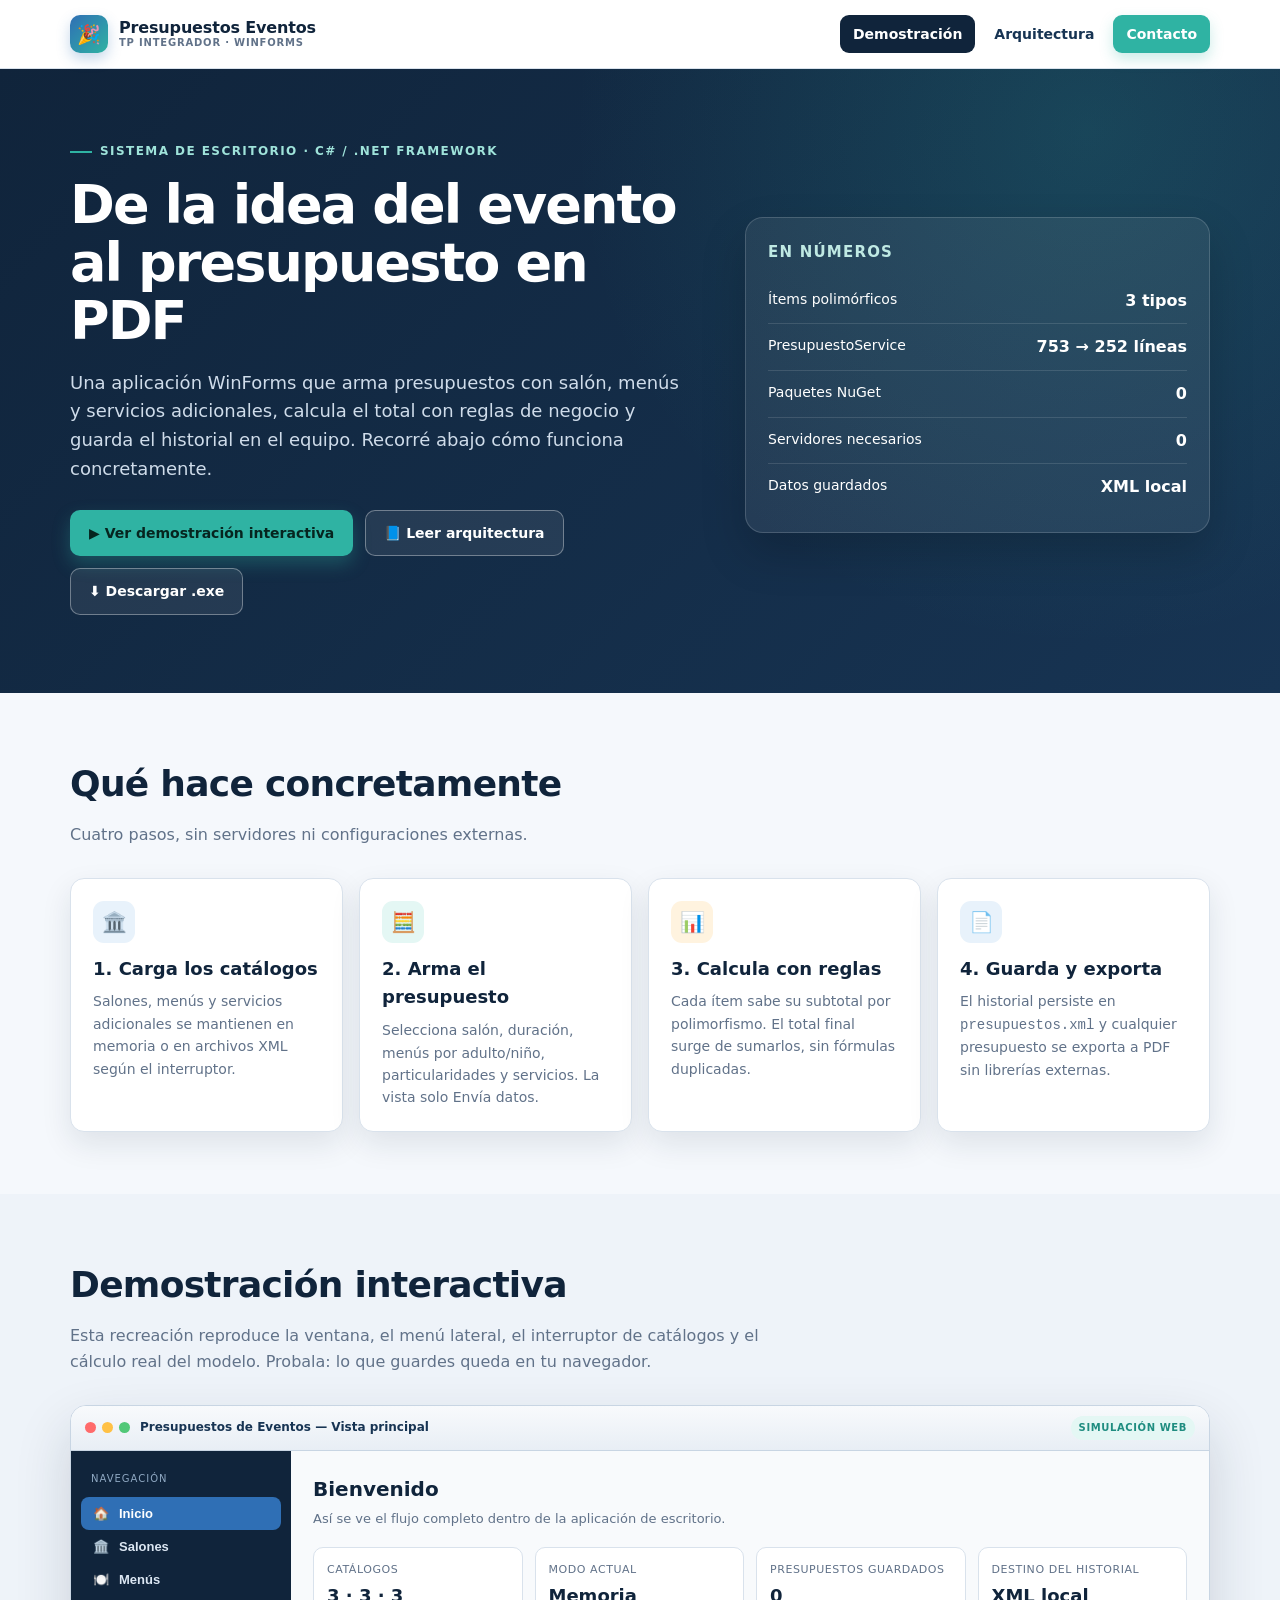
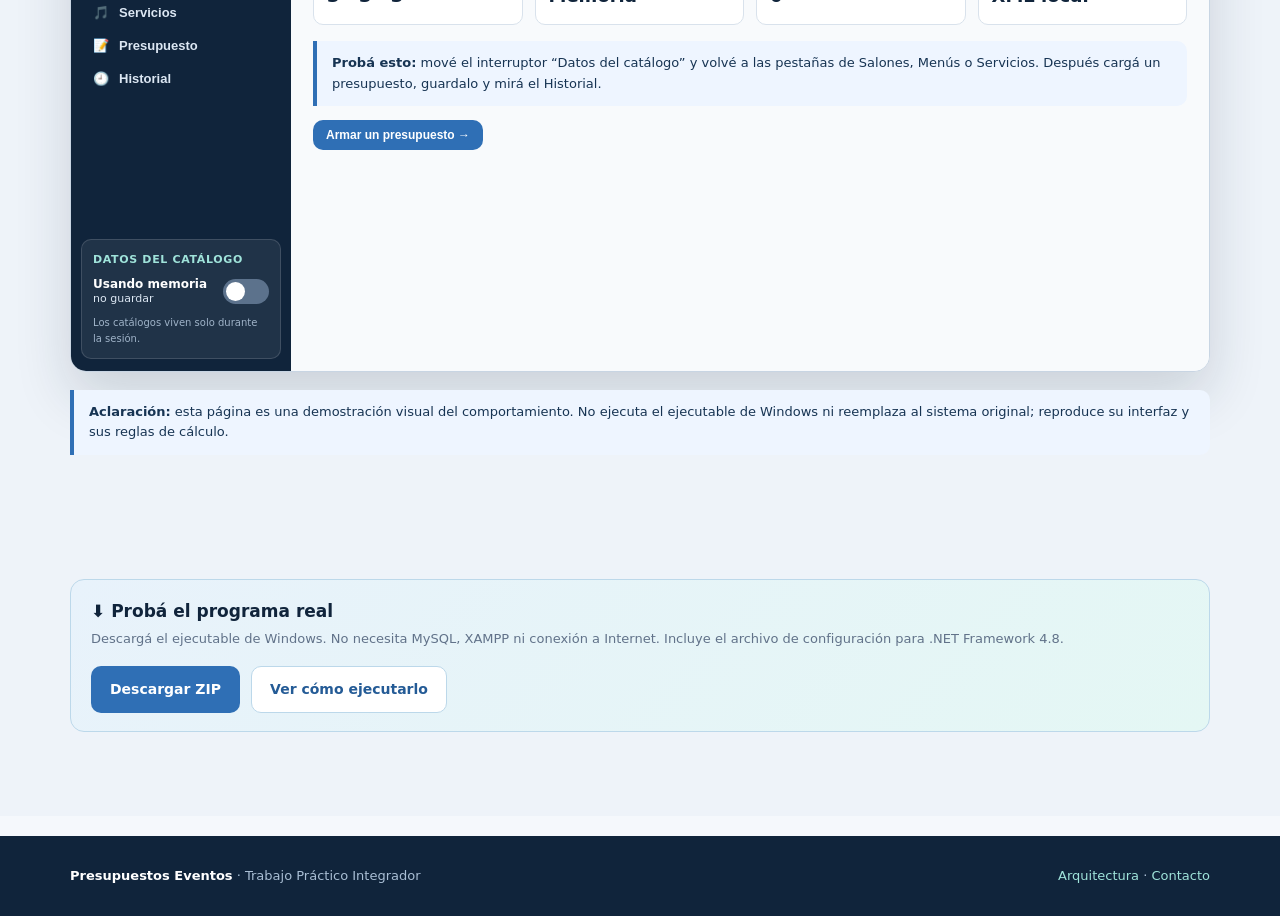
<file: docs/index.html>
<!DOCTYPE html>
<html lang="es">
<head>
  <meta charset="utf-8" />
  <meta name="viewport" content="width=device-width, initial-scale=1" />
  <meta name="description" content="Demostración visual del sistema de presupuestos para eventos: catálogos, cálculo polimórfico, historial local y exportación a PDF." />
  <title>Presupuestos de Eventos · Demostración</title>
  <link rel="icon" href="data:image/svg+xml,<svg xmlns=%22http://www.w3.org/2000/svg%22 viewBox=%220 0 100 100%22><rect width=%22100%22 height=%22100%22 rx=%2222%22 fill=%22%232f6fb5%22/><text y=%22.75em%22 x=%22.1em%22 font-size=%2265%22>🎉</text></svg>" />
  <link rel="stylesheet" href="assets/css/estilos.css" />
  <script src="assets/js/demo.js" defer></script>
</head>
<body>

<header class="site-header">
  <div class="container header-inner">
    <a class="brand" href="index.html" aria-label="Inicio">
      <span class="brand-mark">🎉</span>
      <span class="brand-text">Presupuestos Eventos<small>TP integrador · WinForms</small></span>
    </a>
    <nav class="nav" aria-label="Navegación principal">
      <a href="index.html" aria-current="page">Demostración</a>
      <a href="documentacion.html">Arquitectura</a>
      <a class="nav-cta" href="contacto.html">Contacto</a>
    </nav>
  </div>
</header>

<main>
  <section class="hero">
    <div class="container hero-grid">
      <div>
        <span class="eyebrow">Sistema de escritorio · C# / .NET Framework</span>
        <h1>De la idea del evento al presupuesto en PDF</h1>
        <p class="lead">
          Una aplicación WinForms que arma presupuestos con salón, menús y servicios adicionales, calcula el total
          con reglas de negocio y guarda el historial en el equipo. Recorré abajo cómo funciona concretamente.
        </p>
        <div class="hero-actions">
          <a class="btn btn-primary" href="#demo">▶ Ver demostración interactiva</a>
          <a class="btn btn-ghost" href="documentacion.html">📘 Leer arquitectura</a>
          <a class="btn btn-ghost" href="assets/descargas/PresupuestosEventos-v1.0-Windows.zip" download>⬇️ Descargar .exe</a>
        </div>
      </div>
      <aside class="hero-card" aria-label="Resumen del sistema">
        <h3>En números</h3>
        <div class="hero-stat"><span>Ítems polimórficos</span><strong>3 tipos</strong></div>
        <div class="hero-stat"><span>PresupuestoService</span><strong>753 → 252 líneas</strong></div>
        <div class="hero-stat"><span>Paquetes NuGet</span><strong>0</strong></div>
        <div class="hero-stat"><span>Servidores necesarios</span><strong>0</strong></div>
        <div class="hero-stat"><span>Datos guardados</span><strong>XML local</strong></div>
      </aside>
    </div>
  </section>

  <section class="section" id="que-hace">
    <div class="container">
      <div class="section-head">
        <h2>Qué hace concretamente</h2>
        <p>Cuatro pasos, sin servidores ni configuraciones externas.</p>
      </div>
      <div class="grid-4">
        <article class="card">
          <span class="icon-badge">🏛️</span>
          <h3>1. Carga los catálogos</h3>
          <p>Salones, menús y servicios adicionales se mantienen en memoria o en archivos XML según el interruptor.</p>
        </article>
        <article class="card">
          <span class="icon-badge teal">🧮</span>
          <h3>2. Arma el presupuesto</h3>
          <p>Selecciona salón, duración, menús por adulto/niño, particularidades y servicios. La vista solo Envía datos.</p>
        </article>
        <article class="card">
          <span class="icon-badge amber">📊</span>
          <h3>3. Calcula con reglas</h3>
          <p>Cada ítem sabe su subtotal por polimorfismo. El total final surge de sumarlos, sin fórmulas duplicadas.</p>
        </article>
        <article class="card">
          <span class="icon-badge">📄</span>
          <h3>4. Guarda y exporta</h3>
          <p>El historial persiste en <code>presupuestos.xml</code> y cualquier presupuesto se exporta a PDF sin librerías externas.</p>
        </article>
      </div>
    </div>
  </section>

  <section class="section alt" id="demo">
    <div class="container">
      <div class="section-head">
        <h2>Demostración interactiva</h2>
        <p>Esta recreación reproduce la ventana, el menú lateral, el interruptor de catálogos y el cálculo real del modelo. Probala: lo que guardes queda en tu navegador.</p>
      </div>

      <div class="demo-shell">
        <div class="window-bar">
          <div class="window-dots" aria-hidden="true"><span></span><span></span><span></span></div>
          <span class="window-title">Presupuestos de Eventos — Vista principal</span>
          <span class="window-badge">Simulación web</span>
        </div>

        <div class="demo-body">
          <aside class="demo-sidebar" aria-label="Menú de la aplicación">
            <div class="side-label">Navegación</div>
            <button class="tab-btn active" type="button" data-tab="inicio"><span class="ico">🏠</span> Inicio</button>
            <button class="tab-btn" type="button" data-tab="salones"><span class="ico">🏛️</span> Salones</button>
            <button class="tab-btn" type="button" data-tab="menues"><span class="ico">🍽️</span> Menús</button>
            <button class="tab-btn" type="button" data-tab="servicios"><span class="ico">🎵</span> Servicios</button>
            <button class="tab-btn" type="button" data-tab="presupuesto"><span class="ico">📝</span> Presupuesto</button>
            <button class="tab-btn" type="button" data-tab="historial"><span class="ico">🕘</span> Historial</button>

            <div class="mode-panel">
              <strong>Datos del catálogo</strong>
              <div class="switch-row">
                <span class="mode-text" id="modoTexto"><b>Usando memoria</b>no guardar</span>
                <label class="switch" title="Alternar entre memoria y archivo local">
                  <input type="checkbox" id="modoSwitch" aria-label="Guardar catálogos en archivo local" />
                  <span class="slider"></span>
                </label>
              </div>
              <p class="mode-hint" id="modoHint">Los catálogos viven solo durante la sesión.</p>
            </div>
          </aside>

          <div class="demo-main">
            <!-- INICIO -->
            <section class="demo-panel active" id="panel-inicio" aria-label="Inicio">
              <h3>Bienvenido</h3>
              <p class="sub">Así se ve el flujo completo dentro de la aplicación de escritorio.</p>
              <div class="mini-grid">
                <div class="mini-card"><small>Catálogos</small><b id="statCatalogos">3 · 3 · 3</b></div>
                <div class="mini-card"><small>Modo actual</small><b id="statModo">Memoria</b></div>
                <div class="mini-card"><small>Presupuestos guardados</small><b id="statHistorial">0</b></div>
                <div class="mini-card"><small>Destino del historial</small><b>XML local</b></div>
              </div>
              <div style="height:16px"></div>
              <div class="note">
                <strong>Probá esto:</strong> mové el interruptor “Datos del catálogo” y volvé a las pestañas de Salones,
                Menús o Servicios. Después cargá un presupuesto, guardalo y mirá el Historial.
              </div>
              <div class="demo-actions">
                <button class="btn btn-blue btn-small" type="button" data-go="presupuesto">Armar un presupuesto →</button>
              </div>
            </section>

            <!-- SALONES -->
            <section class="demo-panel" id="panel-salones" aria-label="Salones">
              <h3>Salones</h3>
              <p class="sub" id="subSalones">Catálogo en memoria: se reinicia al cerrar.</p>
              <div class="table-wrap">
                <table class="data">
                  <thead><tr><th>ID</th><th>Nombre</th><th>Ubicación</th><th class="num">Costo base / hora</th></tr></thead>
                  <tbody id="tablaSalones"></tbody>
                </table>
              </div>
            </section>

            <!-- MENUES -->
            <section class="demo-panel" id="panel-menues" aria-label="Menús">
              <h3>Menús</h3>
              <p class="sub" id="subMenues">Cada menú tiene precio por adulto y por niño.</p>
              <div class="table-wrap">
                <table class="data">
                  <thead><tr><th>ID</th><th>Nombre</th><th class="num">Adulto</th><th class="num">Niño</th></tr></thead>
                  <tbody id="tablaMenues"></tbody>
                </table>
              </div>
              <div class="note" style="margin-top:14px">
                Las particularidades (Celíaco, Vegetariano, Diabético, Vegano) se eligen al armar el presupuesto.
              </div>
            </section>

            <!-- SERVICIOS -->
            <section class="demo-panel" id="panel-servicios" aria-label="Servicios adicionales">
              <h3>Servicios adicionales</h3>
              <p class="sub" id="subServicios">Se pueden tomar del catálogo o escribir uno personalizado.</p>
              <div class="table-wrap">
                <table class="data">
                  <thead><tr><th>ID</th><th>Descripción</th><th class="num">Monto fijo</th></tr></thead>
                  <tbody id="tablaServicios"></tbody>
                </table>
              </div>
            </section>

            <!-- PRESUPUESTO -->
            <section class="demo-panel" id="panel-presupuesto" aria-label="Armar presupuesto">
              <h3>Armar presupuesto</h3>
              <p class="sub">La vista solo junta datos; el cálculo lo hace el modelo.</p>

              <div class="form-grid">
                <div class="field">
                  <label for="selSalon">Salón</label>
                  <select id="selSalon"></select>
                </div>
                <div class="field">
                  <label for="inpDuracion">Duración (horas)</label>
                  <input type="number" id="inpDuracion" min="1" max="24" value="4" />
                </div>
                <div class="field">
                  <label for="selMenu">Menú</label>
                  <select id="selMenu"></select>
                </div>
                <div class="field">
                  <label for="selExclusion">Particularidad</label>
                  <select id="selExclusion">
                    <option value="Ninguna">Ninguna (menú principal)</option>
                    <option value="Celiaco">Celíaco</option>
                    <option value="Vegetariano">Vegetariano</option>
                    <option value="Diabetico">Diabético</option>
                    <option value="Vegano">Vegano</option>
                  </select>
                </div>
                <div class="field">
                  <label for="inpAdultos">Adultos</label>
                  <input type="number" id="inpAdultos" min="0" value="30" />
                </div>
                <div class="field">
                  <label for="inpNinos">Niños</label>
                  <input type="number" id="inpNinos" min="0" value="10" />
                </div>
                <div class="field full">
                  <label>Servicios adicionales</label>
                  <div class="check-list" id="listaServicios"></div>
                </div>
                <div class="field">
                  <label for="inpContacto">Nombre del contacto</label>
                  <input type="text" id="inpContacto" value="Ana" />
                </div>
                <div class="field">
                  <label for="inpEvento">Tipo de evento</label>
                  <input type="text" id="inpEvento" value="Cumpleaños" />
                </div>
              </div>

              <div class="total-box" aria-live="polite">
                <div>
                  <small>Total final estimado</small>
                  <strong id="totalValor">$ 0,00</strong>
                </div>
                <div class="total-breakdown" id="desglose">Salón $ 0,00 · Menú $ 0,00 · Servicios $ 0,00</div>
              </div>

              <div class="demo-actions">
                <button class="btn btn-primary btn-small" type="button" id="btnGuardar">💾 Guardar en historial</button>
                <button class="btn btn-ghost btn-small" type="button" data-go="historial">Ver historial →</button>
              </div>
            </section>

            <!-- HISTORIAL -->
            <section class="demo-panel" id="panel-historial" aria-label="Historial">
              <h3>Historial de presupuestos</h3>
              <p class="sub">En la app real se guarda en <code>%LOCALAPPDATA%\EventosPresupuestos\presupuestos.xml</code>. Acá usamos el almacenamiento del navegador.</p>
              <div id="historialContenido"></div>
              <div class="demo-actions">
                <button class="btn btn-ghost btn-small" type="button" id="btnLimpiarHistorial">Limpiar historial de la demo</button>
              </div>
            </section>
          </div>
        </div>
      </div>

      <div class="note" style="margin-top:18px">
        <strong>Aclaración:</strong> esta página es una demostración visual del comportamiento. No ejecuta el
        ejecutable de Windows ni reemplaza al sistema original; reproduce su interfaz y sus reglas de cálculo.
      </div>
    </div>
  </section>

  <section class="section alt" id="descargar">
    <div class="container">
      <div class="download-card">
        <div>
          <h3>⬇️ Probá el programa real</h3>
          <p>Descargá el ejecutable de Windows. No necesita MySQL, XAMPP ni conexión a Internet. Incluye el archivo de configuración para .NET Framework 4.8.</p>
        </div>
        <div>
          <a class="btn btn-blue" href="assets/descargas/PresupuestosEventos-v1.0-Windows.zip" download>Descargar ZIP</a>
          <a class="btn btn-ghost" style="background:#fff;color:#245b96;border-color:#bcd8ea;margin-left:6px" href="documentacion.html#ejecutar">Ver cómo ejecutarlo</a>
        </div>
      </div>
    </div>
  </section>
</main>

<footer class="site-footer">
  <div class="container footer-inner">
    <span><strong>Presupuestos Eventos</strong> · Trabajo Práctico Integrador</span>
    <span><a href="documentacion.html">Arquitectura</a> · <a href="contacto.html">Contacto</a></span>
  </div>
</footer>

<div class="toast" id="toast" role="status" aria-live="polite"></div>

</body>
</html>
</file>
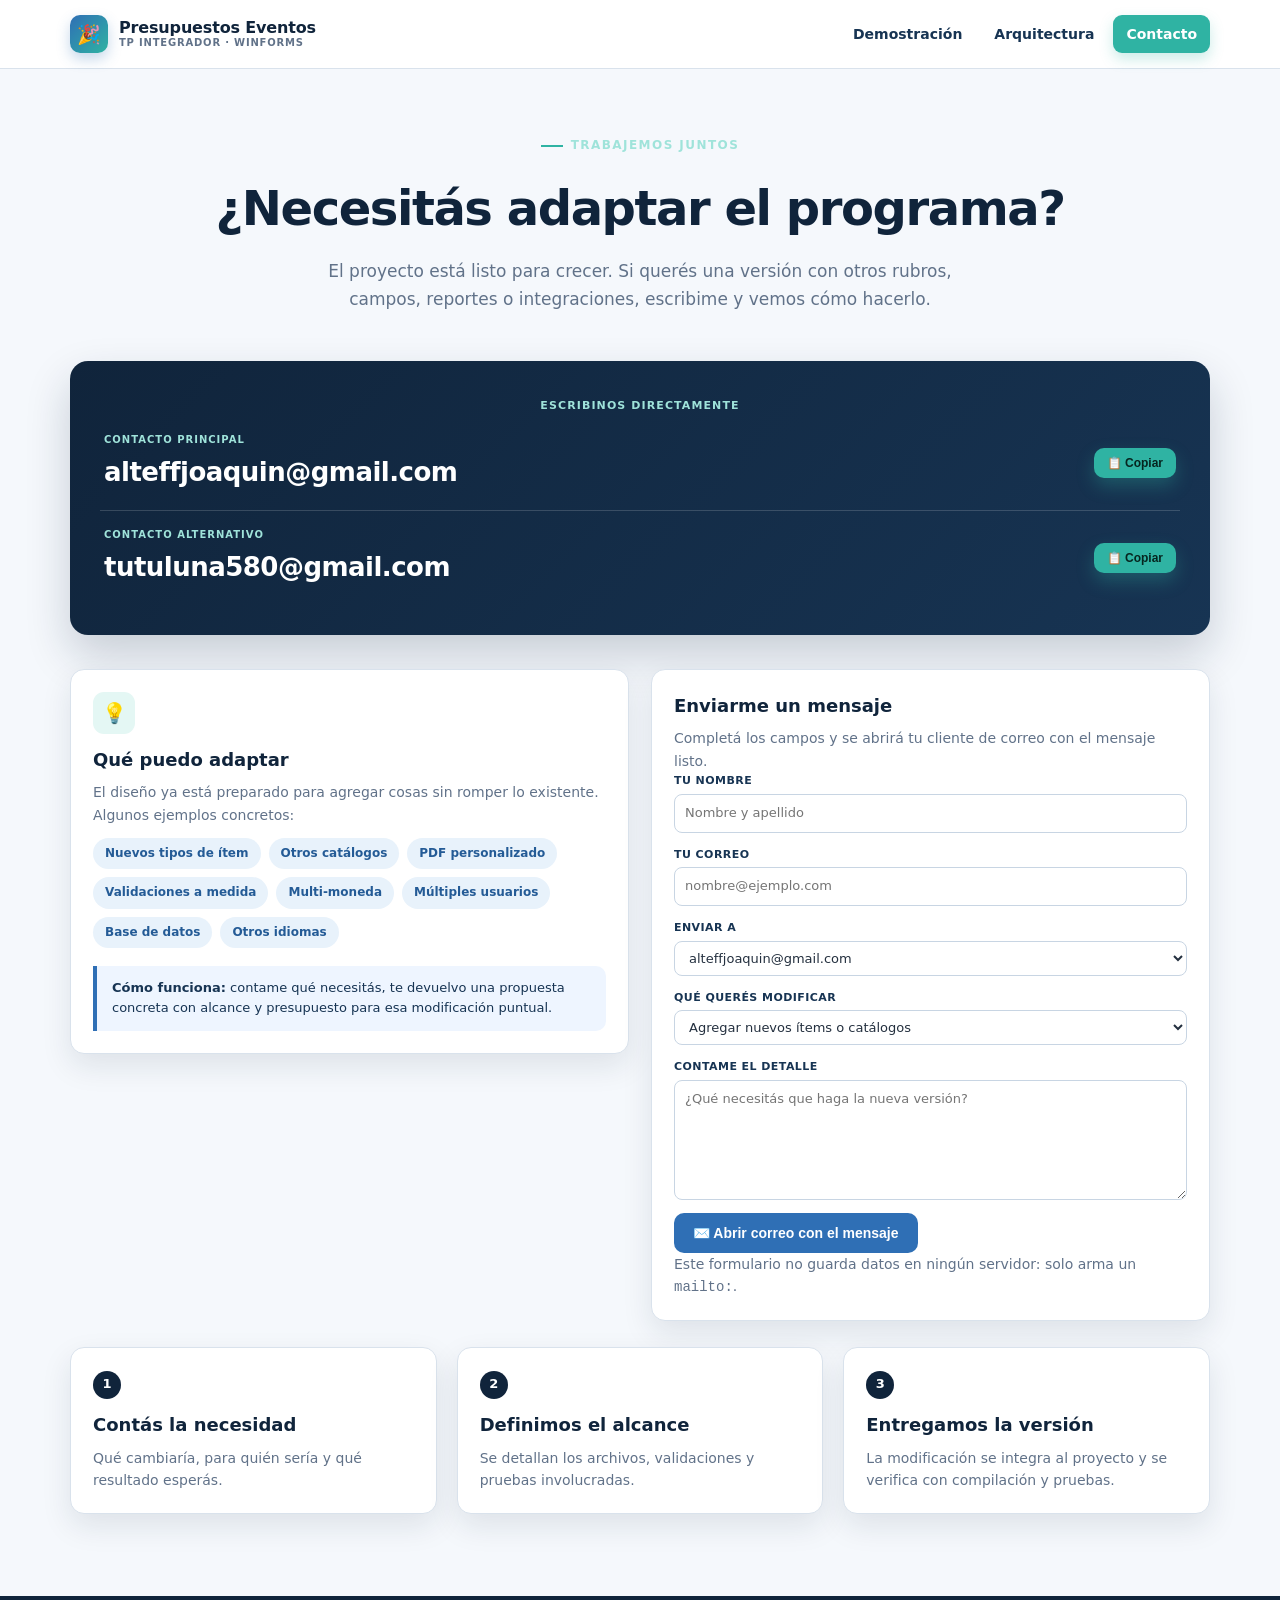
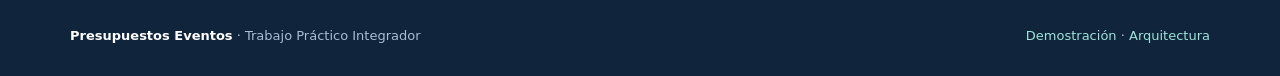
<file: docs/contacto.html>
<!DOCTYPE html>
<html lang="es">
<head>
  <meta charset="utf-8" />
  <meta name="viewport" content="width=device-width, initial-scale=1" />
  <meta name="description" content="Contacto para solicitar modificaciones y versiones personalizadas del sistema de presupuestos para eventos." />
  <title>Contacto · Presupuestos de Eventos</title>
  <link rel="icon" href="data:image/svg+xml,<svg xmlns=%22http://www.w3.org/2000/svg%22 viewBox=%220 0 100 100%22><rect width=%22100%22 height=%22100%22 rx=%2222%22 fill=%22%232f6fb5%22/><text y=%22.75em%22 x=%22.1em%22 font-size=%2260%22>✉️</text></svg>" />
  <link rel="stylesheet" href="assets/css/estilos.css" />
  <script src="assets/js/contacto.js" defer></script>
</head>
<body>

<header class="site-header">
  <div class="container header-inner">
    <a class="brand" href="index.html" aria-label="Inicio">
      <span class="brand-mark">🎉</span>
      <span class="brand-text">Presupuestos Eventos<small>TP integrador · WinForms</small></span>
    </a>
    <nav class="nav" aria-label="Navegación principal">
      <a href="index.html">Demostración</a>
      <a href="documentacion.html">Arquitectura</a>
      <a class="nav-cta" href="contacto.html" aria-current="page">Contacto</a>
    </nav>
  </div>
</header>

<main>
  <section class="contact-hero container">
    <span class="eyebrow">Trabajemos juntos</span>
    <h1>¿Necesitás adaptar el programa?</h1>
    <p>El proyecto está listo para crecer. Si querés una versión con otros rubros, campos, reportes o integraciones, escribime y vemos cómo hacerlo.</p>
  </section>

  <section class="section" style="padding-top:12px">
    <div class="container">
      <div class="email-card">
        <small>Escribinos directamente</small>

        <div class="email-row">
          <div>
            <span class="email-label">Contacto principal</span>
            <a class="big-email compact" href="mailto:alteffjoaquin@gmail.com">alteffjoaquin@gmail.com</a>
          </div>
          <button class="btn btn-primary btn-small" type="button" data-copiar="alteffjoaquin@gmail.com">📋 Copiar</button>
        </div>

        <div class="email-row">
          <div>
            <span class="email-label">Contacto alternativo</span>
            <a class="big-email compact" href="mailto:tutuluna580@gmail.com">tutuluna580@gmail.com</a>
          </div>
          <button class="btn btn-primary btn-small" type="button" data-copiar="tutuluna580@gmail.com">📋 Copiar</button>
        </div>
      </div>

      <div class="contact-grid">
        <article class="card">
          <span class="icon-badge teal">💡</span>
          <h3>Qué puedo adaptar</h3>
          <p>El diseño ya está preparado para agregar cosas sin romper lo existente. Algunos ejemplos concretos:</p>
          <div class="chip-list">
            <span class="chip">Nuevos tipos de ítem</span>
            <span class="chip">Otros catálogos</span>
            <span class="chip">PDF personalizado</span>
            <span class="chip">Validaciones a medida</span>
            <span class="chip">Multi-moneda</span>
            <span class="chip">Múltiples usuarios</span>
            <span class="chip">Base de datos</span>
            <span class="chip">Otros idiomas</span>
          </div>
          <div style="height:18px"></div>
          <div class="note">
            <strong>Cómo funciona:</strong> contame qué necesitás, te devuelvo una propuesta concreta con alcance y
            presupuesto para esa modificación puntual.
          </div>
        </article>

        <article class="card contact-form">
          <h3 style="margin-top:0">Enviarme un mensaje</h3>
          <p>Completá los campos y se abrirá tu cliente de correo con el mensaje listo.</p>
          <form id="formularioContacto">
            <div class="field">
              <label for="cf-nombre">Tu nombre</label>
              <input type="text" id="cf-nombre" name="nombre" placeholder="Nombre y apellido" required />
            </div>
            <div class="field">
              <label for="cf-correo">Tu correo</label>
              <input type="email" id="cf-correo" name="correo" placeholder="nombre@ejemplo.com" required />
            </div>
            <div class="field">
              <label for="cf-destino">Enviar a</label>
              <select id="cf-destino" name="destino">
                <option value="alteffjoaquin@gmail.com">alteffjoaquin@gmail.com</option>
                <option value="tutuluna580@gmail.com">tutuluna580@gmail.com</option>
              </select>
            </div>
            <div class="field">
              <label for="cf-tipo">Qué querés modificar</label>
              <select id="cf-tipo" name="tipo">
                <option>Agregar nuevos ítems o catálogos</option>
                <option>Personalizar el PDF / informes</option>
                <option>Adaptar validaciones y reglas de negocio</option>
                <option>Múltiples usuarios o base de datos</option>
                <option>Otra versión a medida</option>
              </select>
            </div>
            <div class="field">
              <label for="cf-mensaje">Contame el detalle</label>
              <textarea id="cf-mensaje" name="mensaje" placeholder="¿Qué necesitás que haga la nueva versión?" required></textarea>
            </div>
            <button class="btn btn-blue" type="submit">✉️ Abrir correo con el mensaje</button>
            <p class="form-hint">Este formulario no guarda datos en ningún servidor: solo arma un <code>mailto:</code>.</p>
          </form>
        </article>
      </div>

      <div style="height:26px"></div>
      <div class="grid-3">
        <article class="card">
          <span class="step-num">1</span>
          <h3>Contás la necesidad</h3>
          <p>Qué cambiaría, para quién sería y qué resultado esperás.</p>
        </article>
        <article class="card">
          <span class="step-num">2</span>
          <h3>Definimos el alcance</h3>
          <p>Se detallan los archivos, validaciones y pruebas involucradas.</p>
        </article>
        <article class="card">
          <span class="step-num">3</span>
          <h3>Entregamos la versión</h3>
          <p>La modificación se integra al proyecto y se verifica con compilación y pruebas.</p>
        </article>
      </div>
    </div>
  </section>
</main>

<footer class="site-footer">
  <div class="container footer-inner">
    <span><strong>Presupuestos Eventos</strong> · Trabajo Práctico Integrador</span>
    <span><a href="index.html">Demostración</a> · <a href="documentacion.html">Arquitectura</a></span>
  </div>
</footer>

<div class="toast" id="toast" role="status" aria-live="polite"></div>

</body>
</html>
</file>
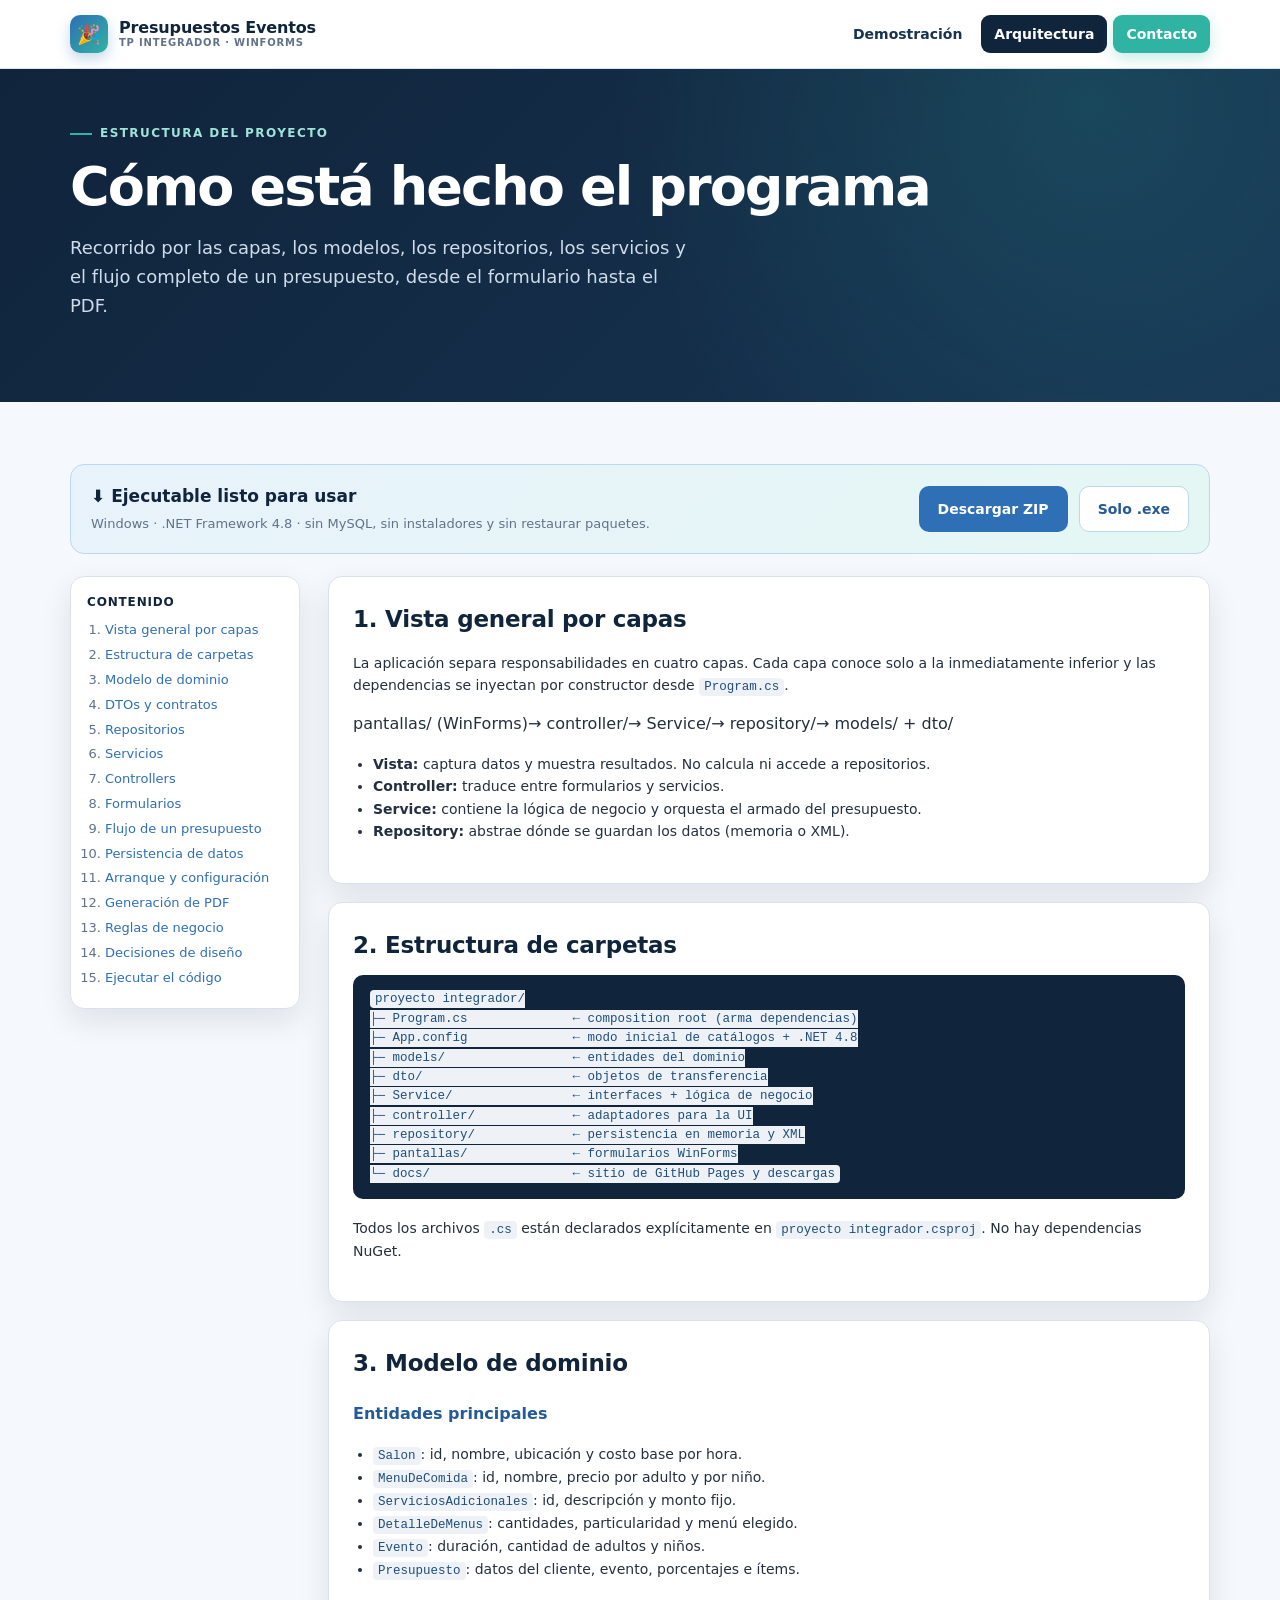
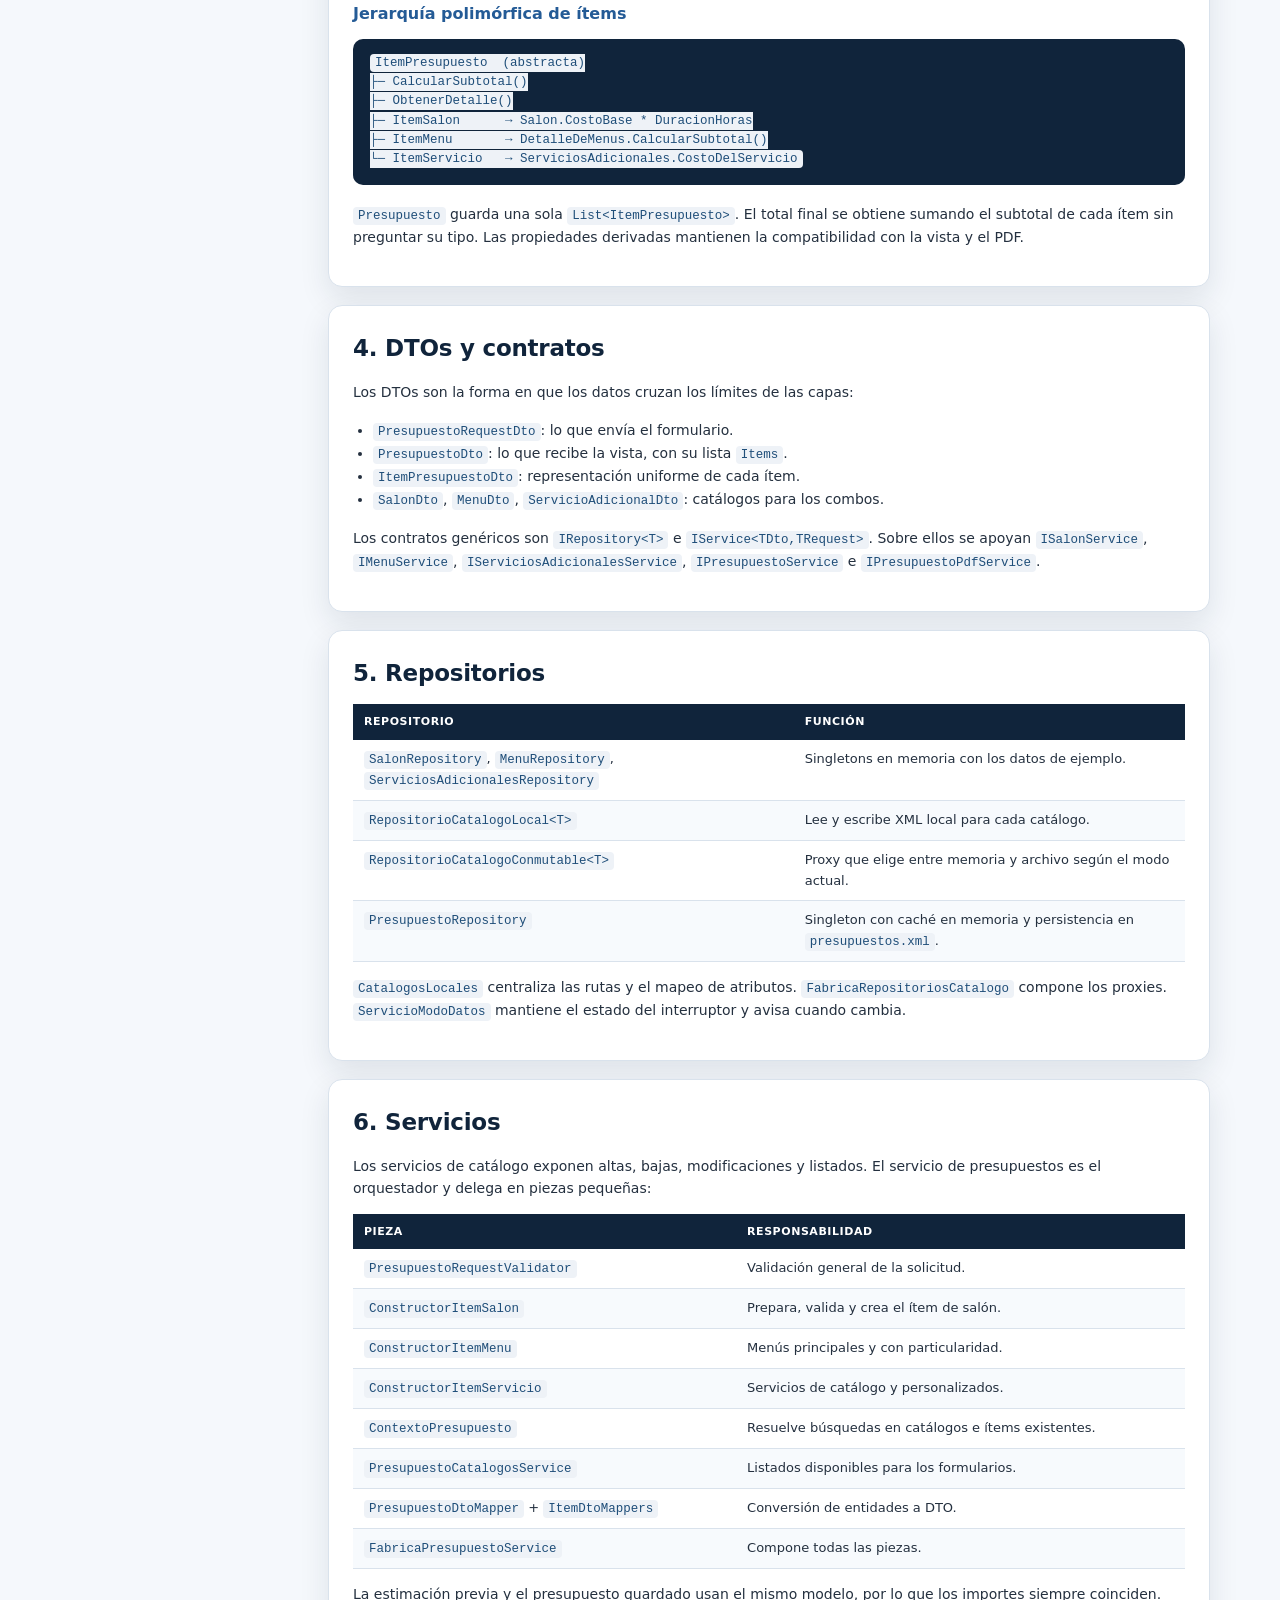
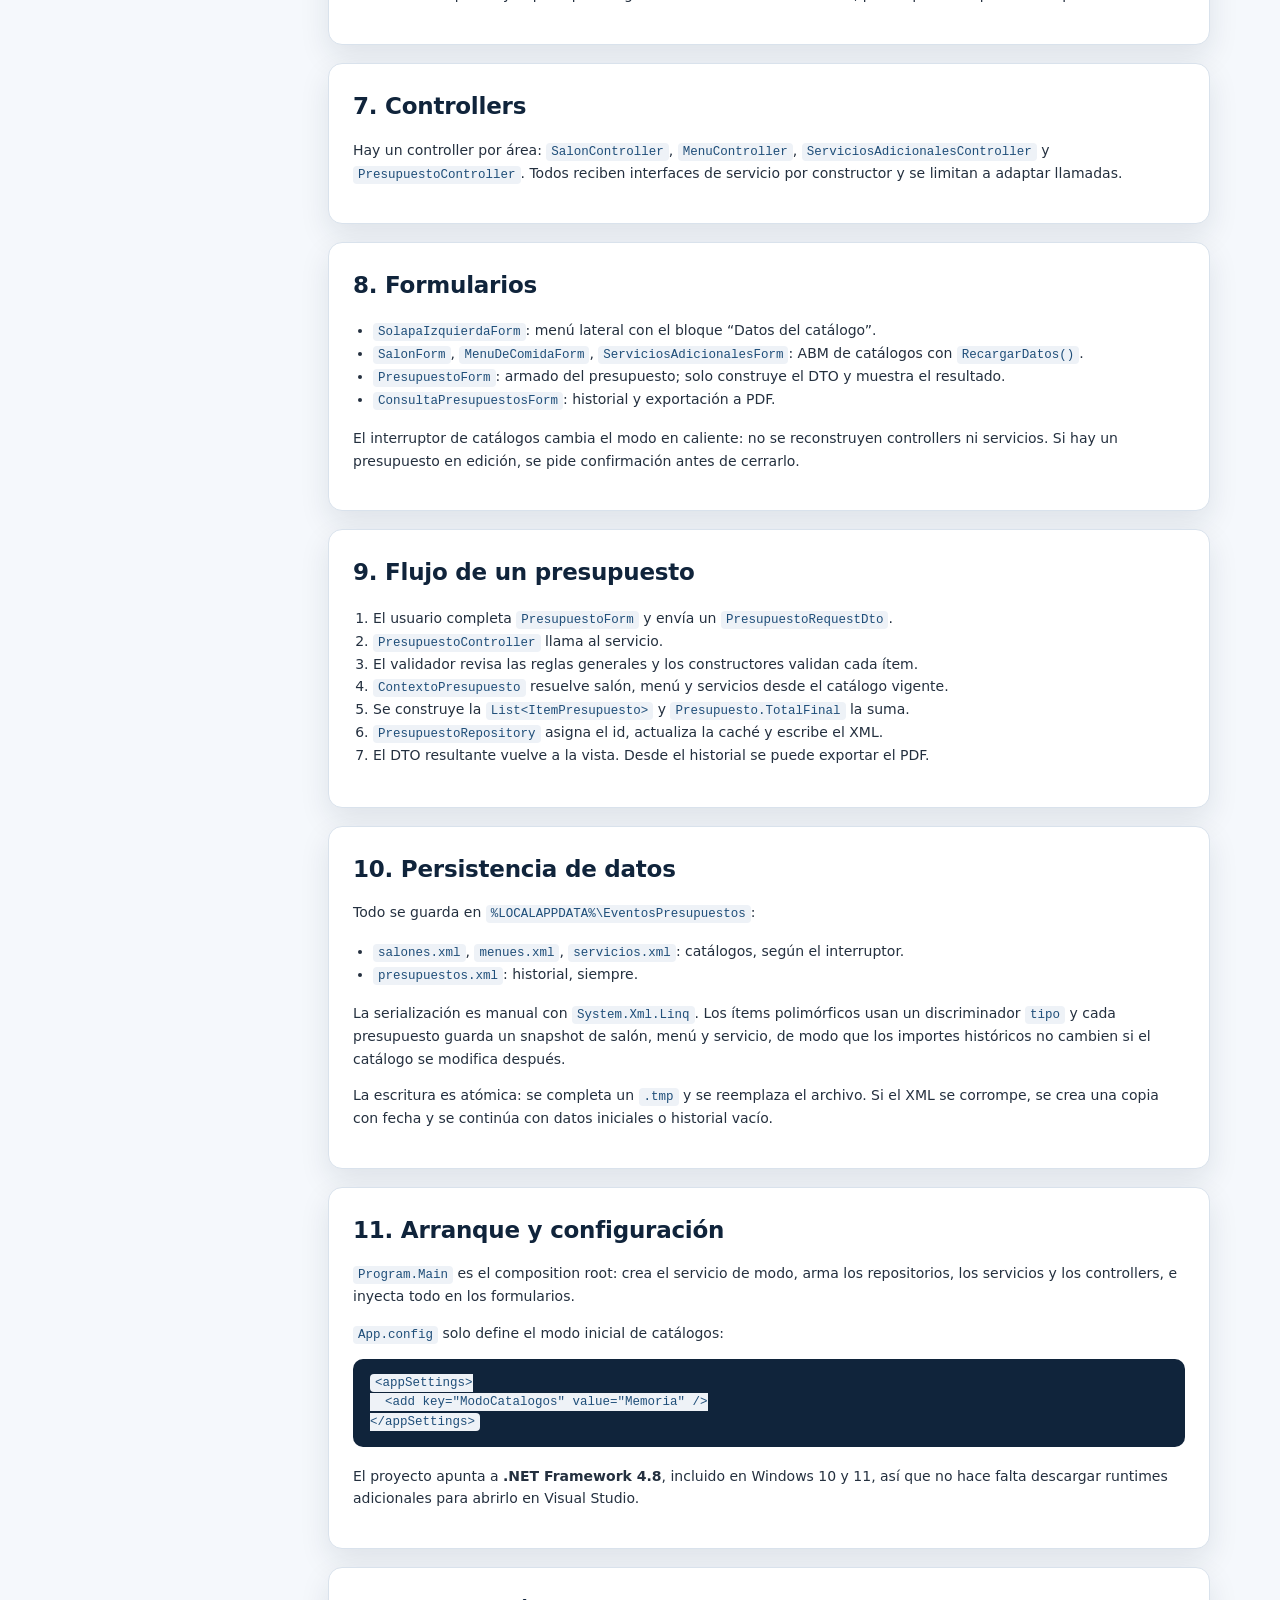
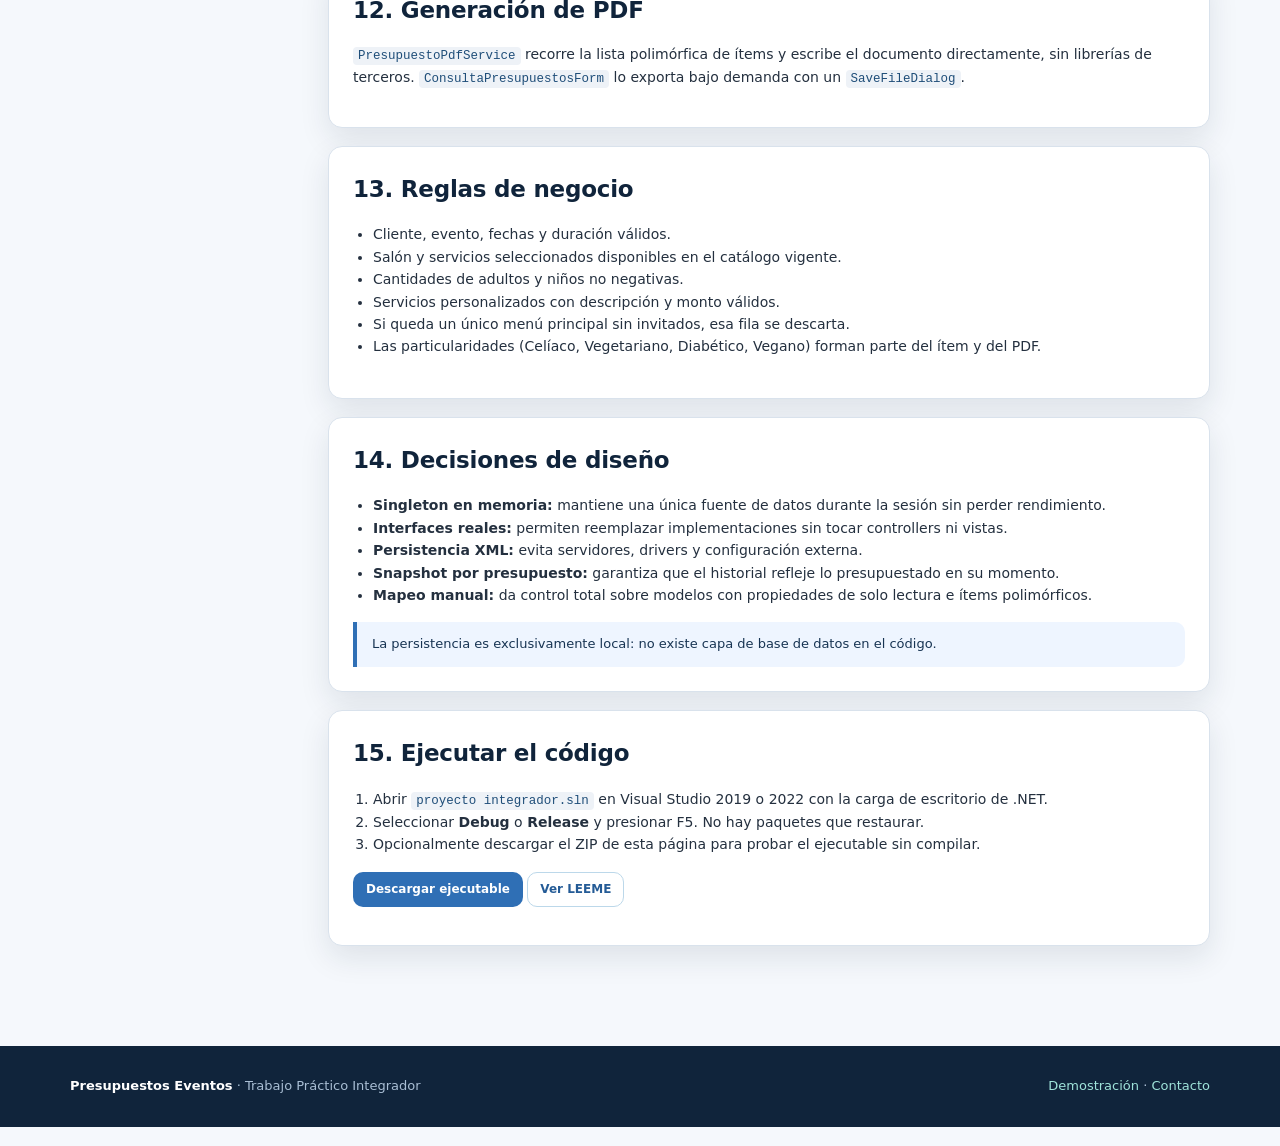
<file: docs/documentacion.html>
<!DOCTYPE html>
<html lang="es">
<head>
  <meta charset="utf-8" />
  <meta name="viewport" content="width=device-width, initial-scale=1" />
  <meta name="description" content="Estructura y arquitectura actual del sistema de presupuestos para eventos: capas, modelos, repositorios, servicios, persistencia y ejecución." />
  <title>Arquitectura · Presupuestos de Eventos</title>
  <link rel="icon" href="data:image/svg+xml,<svg xmlns=%22http://www.w3.org/2000/svg%22 viewBox=%220 0 100 100%22><rect width=%22100%22 height=%22100%22 rx=%2222%22 fill=%22%232f6fb5%22/><text y=%22.75em%22 x=%22.1em%22 font-size=%2265%22>📘</text></svg>" />
  <link rel="stylesheet" href="assets/css/estilos.css" />
</head>
<body>

<header class="site-header">
  <div class="container header-inner">
    <a class="brand" href="index.html" aria-label="Inicio">
      <span class="brand-mark">🎉</span>
      <span class="brand-text">Presupuestos Eventos<small>TP integrador · WinForms</small></span>
    </a>
    <nav class="nav" aria-label="Navegación principal">
      <a href="index.html">Demostración</a>
      <a href="documentacion.html" aria-current="page">Arquitectura</a>
      <a class="nav-cta" href="contacto.html">Contacto</a>
    </nav>
  </div>
</header>

<main>
  <section class="hero" style="padding:48px 0 56px">
    <div class="container">
      <span class="eyebrow">Estructura del proyecto</span>
      <h1>Cómo está hecho el programa</h1>
      <p class="lead">Recorrido por las capas, los modelos, los repositorios, los servicios y el flujo completo de un presupuesto, desde el formulario hasta el PDF.</p>
    </div>
  </section>

  <section class="section">
    <div class="container">
      <div class="download-card">
        <div>
          <h3>⬇️ Ejecutable listo para usar</h3>
          <p>Windows · .NET Framework 4.8 · sin MySQL, sin instaladores y sin restaurar paquetes.</p>
        </div>
        <div>
          <a class="btn btn-blue" href="assets/descargas/PresupuestosEventos-v1.0-Windows.zip" download>Descargar ZIP</a>
          <a class="btn btn-ghost" style="background:#fff;color:#245b96;border-color:#bcd8ea;margin-left:6px" href="assets/descargas/PresupuestosEventos.exe" download>Solo .exe</a>
        </div>
      </div>

      <div class="docs-layout">
        <aside class="docs-toc" aria-label="Índice de arquitectura">
          <strong>Contenido</strong>
          <ol>
            <li><a href="#capas">Vista general por capas</a></li>
            <li><a href="#carpetas">Estructura de carpetas</a></li>
            <li><a href="#dominio">Modelo de dominio</a></li>
            <li><a href="#contratos">DTOs y contratos</a></li>
            <li><a href="#repositorios">Repositorios</a></li>
            <li><a href="#servicios">Servicios</a></li>
            <li><a href="#controllers">Controllers</a></li>
            <li><a href="#ui">Formularios</a></li>
            <li><a href="#flujo">Flujo de un presupuesto</a></li>
            <li><a href="#datos">Persistencia de datos</a></li>
            <li><a href="#arranque">Arranque y configuración</a></li>
            <li><a href="#pdf">Generación de PDF</a></li>
            <li><a href="#reglas">Reglas de negocio</a></li>
            <li><a href="#decisiones">Decisiones de diseño</a></li>
            <li><a href="#ejecutar">Ejecutar el código</a></li>
          </ol>
        </aside>

        <div>
          <article class="doc-block" id="capas">
            <h2>1. Vista general por capas</h2>
            <p>La aplicación separa responsabilidades en cuatro capas. Cada capa conoce solo a la inmediatamente inferior y las dependencias se inyectan por constructor desde <code>Program.cs</code>.</p>
            <div class="flow">
              <span class="box">pantallas/ (WinForms)</span><span class="arrow">→</span>
              <span class="box">controller/</span><span class="arrow">→</span>
              <span class="box">Service/</span><span class="arrow">→</span>
              <span class="box">repository/</span><span class="arrow">→</span>
              <span class="box">models/ + dto/</span>
            </div>
            <ul>
              <li><strong>Vista:</strong> captura datos y muestra resultados. No calcula ni accede a repositorios.</li>
              <li><strong>Controller:</strong> traduce entre formularios y servicios.</li>
              <li><strong>Service:</strong> contiene la lógica de negocio y orquesta el armado del presupuesto.</li>
              <li><strong>Repository:</strong> abstrae dónde se guardan los datos (memoria o XML).</li>
            </ul>
          </article>

          <article class="doc-block" id="carpetas">
            <h2>2. Estructura de carpetas</h2>
            <pre><code>proyecto integrador/
├─ Program.cs              ← composition root (arma dependencias)
├─ App.config              ← modo inicial de catálogos + .NET 4.8
├─ models/                 ← entidades del dominio
├─ dto/                    ← objetos de transferencia
├─ Service/                ← interfaces + lógica de negocio
├─ controller/             ← adaptadores para la UI
├─ repository/             ← persistencia en memoria y XML
├─ pantallas/              ← formularios WinForms
└─ docs/                   ← sitio de GitHub Pages y descargas</code></pre>
            <p>Todos los archivos <code>.cs</code> están declarados explícitamente en <code>proyecto integrador.csproj</code>. No hay dependencias NuGet.</p>
          </article>

          <article class="doc-block" id="dominio">
            <h2>3. Modelo de dominio</h2>
            <h3>Entidades principales</h3>
            <ul>
              <li><code>Salon</code>: id, nombre, ubicación y costo base por hora.</li>
              <li><code>MenuDeComida</code>: id, nombre, precio por adulto y por niño.</li>
              <li><code>ServiciosAdicionales</code>: id, descripción y monto fijo.</li>
              <li><code>DetalleDeMenus</code>: cantidades, particularidad y menú elegido.</li>
              <li><code>Evento</code>: duración, cantidad de adultos y niños.</li>
              <li><code>Presupuesto</code>: datos del cliente, evento, porcentajes e ítems.</li>
            </ul>

            <h3>Jerarquía polimórfica de ítems</h3>
            <pre><code>ItemPresupuesto  (abstracta)
├─ CalcularSubtotal()
├─ ObtenerDetalle()
├─ ItemSalon      → Salon.CostoBase * DuracionHoras
├─ ItemMenu       → DetalleDeMenus.CalcularSubtotal()
└─ ItemServicio   → ServiciosAdicionales.CostoDelServicio</code></pre>
            <p><code>Presupuesto</code> guarda una sola <code>List&lt;ItemPresupuesto&gt;</code>. El total final se obtiene sumando el subtotal de cada ítem sin preguntar su tipo. Las propiedades derivadas mantienen la compatibilidad con la vista y el PDF.</p>
          </article>

          <article class="doc-block" id="contratos">
            <h2>4. DTOs y contratos</h2>
            <p>Los DTOs son la forma en que los datos cruzan los límites de las capas:</p>
            <ul>
              <li><code>PresupuestoRequestDto</code>: lo que envía el formulario.</li>
              <li><code>PresupuestoDto</code>: lo que recibe la vista, con su lista <code>Items</code>.</li>
              <li><code>ItemPresupuestoDto</code>: representación uniforme de cada ítem.</li>
              <li><code>SalonDto</code>, <code>MenuDto</code>, <code>ServicioAdicionalDto</code>: catálogos para los combos.</li>
            </ul>
            <p>Los contratos genéricos son <code>IRepository&lt;T&gt;</code> e <code>IService&lt;TDto,TRequest&gt;</code>. Sobre ellos se apoyan <code>ISalonService</code>, <code>IMenuService</code>, <code>IServiciosAdicionalesService</code>, <code>IPresupuestoService</code> e <code>IPresupuestoPdfService</code>.</p>
          </article>

          <article class="doc-block" id="repositorios">
            <h2>5. Repositorios</h2>
            <div class="table-wrap">
              <table class="doc-table">
                <thead><tr><th>Repositorio</th><th>Función</th></tr></thead>
                <tbody>
                  <tr><td><code>SalonRepository</code>, <code>MenuRepository</code>, <code>ServiciosAdicionalesRepository</code></td><td>Singletons en memoria con los datos de ejemplo.</td></tr>
                  <tr><td><code>RepositorioCatalogoLocal&lt;T&gt;</code></td><td>Lee y escribe XML local para cada catálogo.</td></tr>
                  <tr><td><code>RepositorioCatalogoConmutable&lt;T&gt;</code></td><td>Proxy que elige entre memoria y archivo según el modo actual.</td></tr>
                  <tr><td><code>PresupuestoRepository</code></td><td>Singleton con caché en memoria y persistencia en <code>presupuestos.xml</code>.</td></tr>
                </tbody>
              </table>
            </div>
            <p><code>CatalogosLocales</code> centraliza las rutas y el mapeo de atributos. <code>FabricaRepositoriosCatalogo</code> compone los proxies. <code>ServicioModoDatos</code> mantiene el estado del interruptor y avisa cuando cambia.</p>
          </article>

          <article class="doc-block" id="servicios">
            <h2>6. Servicios</h2>
            <p>Los servicios de catálogo exponen altas, bajas, modificaciones y listados. El servicio de presupuestos es el orquestador y delega en piezas pequeñas:</p>
            <div class="table-wrap">
              <table class="doc-table">
                <thead><tr><th>Pieza</th><th>Responsabilidad</th></tr></thead>
                <tbody>
                  <tr><td><code>PresupuestoRequestValidator</code></td><td>Validación general de la solicitud.</td></tr>
                  <tr><td><code>ConstructorItemSalon</code></td><td>Prepara, valida y crea el ítem de salón.</td></tr>
                  <tr><td><code>ConstructorItemMenu</code></td><td>Menús principales y con particularidad.</td></tr>
                  <tr><td><code>ConstructorItemServicio</code></td><td>Servicios de catálogo y personalizados.</td></tr>
                  <tr><td><code>ContextoPresupuesto</code></td><td>Resuelve búsquedas en catálogos e ítems existentes.</td></tr>
                  <tr><td><code>PresupuestoCatalogosService</code></td><td>Listados disponibles para los formularios.</td></tr>
                  <tr><td><code>PresupuestoDtoMapper</code> + <code>ItemDtoMappers</code></td><td>Conversión de entidades a DTO.</td></tr>
                  <tr><td><code>FabricaPresupuestoService</code></td><td>Compone todas las piezas.</td></tr>
                </tbody>
              </table>
            </div>
            <p>La estimación previa y el presupuesto guardado usan el mismo modelo, por lo que los importes siempre coinciden.</p>
          </article>

          <article class="doc-block" id="controllers">
            <h2>7. Controllers</h2>
            <p>Hay un controller por área: <code>SalonController</code>, <code>MenuController</code>, <code>ServiciosAdicionalesController</code> y <code>PresupuestoController</code>. Todos reciben interfaces de servicio por constructor y se limitan a adaptar llamadas.</p>
          </article>

          <article class="doc-block" id="ui">
            <h2>8. Formularios</h2>
            <ul>
              <li><code>SolapaIzquierdaForm</code>: menú lateral con el bloque “Datos del catálogo”.</li>
              <li><code>SalonForm</code>, <code>MenuDeComidaForm</code>, <code>ServiciosAdicionalesForm</code>: ABM de catálogos con <code>RecargarDatos()</code>.</li>
              <li><code>PresupuestoForm</code>: armado del presupuesto; solo construye el DTO y muestra el resultado.</li>
              <li><code>ConsultaPresupuestosForm</code>: historial y exportación a PDF.</li>
            </ul>
            <p>El interruptor de catálogos cambia el modo en caliente: no se reconstruyen controllers ni servicios. Si hay un presupuesto en edición, se pide confirmación antes de cerrarlo.</p>
          </article>

          <article class="doc-block" id="flujo">
            <h2>9. Flujo de un presupuesto</h2>
            <ol>
              <li>El usuario completa <code>PresupuestoForm</code> y envía un <code>PresupuestoRequestDto</code>.</li>
              <li><code>PresupuestoController</code> llama al servicio.</li>
              <li>El validador revisa las reglas generales y los constructores validan cada ítem.</li>
              <li><code>ContextoPresupuesto</code> resuelve salón, menú y servicios desde el catálogo vigente.</li>
              <li>Se construye la <code>List&lt;ItemPresupuesto&gt;</code> y <code>Presupuesto.TotalFinal</code> la suma.</li>
              <li><code>PresupuestoRepository</code> asigna el id, actualiza la caché y escribe el XML.</li>
              <li>El DTO resultante vuelve a la vista. Desde el historial se puede exportar el PDF.</li>
            </ol>
          </article>

          <article class="doc-block" id="datos">
            <h2>10. Persistencia de datos</h2>
            <p>Todo se guarda en <code>%LOCALAPPDATA%\EventosPresupuestos</code>:</p>
            <ul>
              <li><code>salones.xml</code>, <code>menues.xml</code>, <code>servicios.xml</code>: catálogos, según el interruptor.</li>
              <li><code>presupuestos.xml</code>: historial, siempre.</li>
            </ul>
            <p>La serialización es manual con <code>System.Xml.Linq</code>. Los ítems polimórficos usan un discriminador <code>tipo</code> y cada presupuesto guarda un snapshot de salón, menú y servicio, de modo que los importes históricos no cambien si el catálogo se modifica después.</p>
            <p>La escritura es atómica: se completa un <code>.tmp</code> y se reemplaza el archivo. Si el XML se corrompe, se crea una copia con fecha y se continúa con datos iniciales o historial vacío.</p>
          </article>

          <article class="doc-block" id="arranque">
            <h2>11. Arranque y configuración</h2>
            <p><code>Program.Main</code> es el composition root: crea el servicio de modo, arma los repositorios, los servicios y los controllers, e inyecta todo en los formularios.</p>
            <p><code>App.config</code> solo define el modo inicial de catálogos:</p>
            <pre><code>&lt;appSettings&gt;
  &lt;add key="ModoCatalogos" value="Memoria" /&gt;
&lt;/appSettings&gt;</code></pre>
            <p>El proyecto apunta a <strong>.NET Framework 4.8</strong>, incluido en Windows 10 y 11, así que no hace falta descargar runtimes adicionales para abrirlo en Visual Studio.</p>
          </article>

          <article class="doc-block" id="pdf">
            <h2>12. Generación de PDF</h2>
            <p><code>PresupuestoPdfService</code> recorre la lista polimórfica de ítems y escribe el documento directamente, sin librerías de terceros. <code>ConsultaPresupuestosForm</code> lo exporta bajo demanda con un <code>SaveFileDialog</code>.</p>
          </article>

          <article class="doc-block" id="reglas">
            <h2>13. Reglas de negocio</h2>
            <ul>
              <li>Cliente, evento, fechas y duración válidos.</li>
              <li>Salón y servicios seleccionados disponibles en el catálogo vigente.</li>
              <li>Cantidades de adultos y niños no negativas.</li>
              <li>Servicios personalizados con descripción y monto válidos.</li>
              <li>Si queda un único menú principal sin invitados, esa fila se descarta.</li>
              <li>Las particularidades (Celíaco, Vegetariano, Diabético, Vegano) forman parte del ítem y del PDF.</li>
            </ul>
          </article>

          <article class="doc-block" id="decisiones">
            <h2>14. Decisiones de diseño</h2>
            <ul>
              <li><strong>Singleton en memoria:</strong> mantiene una única fuente de datos durante la sesión sin perder rendimiento.</li>
              <li><strong>Interfaces reales:</strong> permiten reemplazar implementaciones sin tocar controllers ni vistas.</li>
              <li><strong>Persistencia XML:</strong> evita servidores, drivers y configuración externa.</li>
              <li><strong>Snapshot por presupuesto:</strong> garantiza que el historial refleje lo presupuestado en su momento.</li>
              <li><strong>Mapeo manual:</strong> da control total sobre modelos con propiedades de solo lectura e ítems polimórficos.</li>
            </ul>
            <div class="note">La persistencia es exclusivamente local: no existe capa de base de datos en el código.</div>
          </article>

          <article class="doc-block" id="ejecutar">
            <h2>15. Ejecutar el código</h2>
            <ol>
              <li>Abrir <code>proyecto integrador.sln</code> en Visual Studio 2019 o 2022 con la carga de escritorio de .NET.</li>
              <li>Seleccionar <strong>Debug</strong> o <strong>Release</strong> y presionar F5. No hay paquetes que restaurar.</li>
              <li>Opcionalmente descargar el ZIP de esta página para probar el ejecutable sin compilar.</li>
            </ol>
            <p>
              <a class="btn btn-blue btn-small" href="assets/descargas/PresupuestosEventos-v1.0-Windows.zip" download>Descargar ejecutable</a>
              <a class="btn btn-ghost btn-small" style="background:#fff;color:#245b96;border-color:#bcd8ea" href="assets/descargas/LEEME.txt" download>Ver LEEME</a>
            </p>
          </article>
        </div>
      </div>
    </div>
  </section>
</main>

<footer class="site-footer">
  <div class="container footer-inner">
    <span><strong>Presupuestos Eventos</strong> · Trabajo Práctico Integrador</span>
    <span><a href="index.html">Demostración</a> · <a href="contacto.html">Contacto</a></span>
  </div>
</footer>

</body>
</html>
</file>
<file: docs/assets/css/estilos.css>
:root {
  --navy: #10243b;
  --navy-2: #173453;
  --blue: #2f6fb5;
  --blue-dark: #245b96;
  --teal: #2fb3a3;
  --teal-dark: #1f8d80;
  --ink: #24303f;
  --muted: #617289;
  --line: #d9e2ec;
  --bg: #f5f8fc;
  --white: #ffffff;
  --warn: #d98a00;
  --shadow: 0 12px 30px rgba(16, 36, 59, 0.10);
  --radius: 14px;
}

* { box-sizing: border-box; }

html { scroll-behavior: smooth; }

body {
  margin: 0;
  font-family: "Segoe UI", Inter, system-ui, -apple-system, Arial, sans-serif;
  color: var(--ink);
  background: var(--bg);
  line-height: 1.6;
}

a { color: var(--blue); text-decoration: none; }
a:hover { text-decoration: underline; }

img { max-width: 100%; display: block; }

.container {
  width: min(1140px, calc(100% - 32px));
  margin: 0 auto;
}

/* ---------- Header ---------- */
.site-header {
  position: sticky;
  top: 0;
  z-index: 50;
  background: rgba(255, 255, 255, 0.94);
  backdrop-filter: blur(10px);
  border-bottom: 1px solid var(--line);
}

.header-inner {
  display: flex;
  align-items: center;
  justify-content: space-between;
  gap: 16px;
  min-height: 68px;
}

.brand {
  display: flex;
  align-items: center;
  gap: 11px;
  color: var(--navy);
  font-weight: 800;
  letter-spacing: -0.01em;
}

.brand:hover { text-decoration: none; }

.brand-mark {
  width: 38px;
  height: 38px;
  border-radius: 10px;
  background: linear-gradient(135deg, var(--blue), var(--teal));
  color: #fff;
  display: grid;
  place-items: center;
  font-size: 19px;
  box-shadow: 0 6px 14px rgba(47, 111, 181, 0.28);
}

.brand-text { display: flex; flex-direction: column; line-height: 1.15; }
.brand-text small { font-size: 10px; font-weight: 600; color: var(--muted); letter-spacing: .08em; text-transform: uppercase; }

.nav { display: flex; gap: 6px; align-items: center; flex-wrap: wrap; }

.nav a {
  color: var(--navy-2);
  font-weight: 600;
  font-size: 14px;
  padding: 8px 13px;
  border-radius: 9px;
}

.nav a:hover { background: #eaf1f9; text-decoration: none; }
.nav a[aria-current="page"] { background: var(--navy); color: #fff; }

.nav-cta {
  background: var(--teal) !important;
  color: #fff !important;
  box-shadow: 0 6px 14px rgba(47, 179, 163, 0.25);
}

.nav-cta:hover { background: var(--teal-dark) !important; }

/* ---------- Hero ---------- */
.hero {
  background: radial-gradient(circle at 85% 10%, rgba(47,179,163,.18), transparent 42%),
              linear-gradient(135deg, var(--navy), var(--navy-2));
  color: #fff;
  padding: 66px 0 78px;
}

.hero-grid {
  display: grid;
  grid-template-columns: 1.15fr .85fr;
  gap: 46px;
  align-items: center;
}

.eyebrow {
  display: inline-flex;
  align-items: center;
  gap: 8px;
  font-size: 12px;
  font-weight: 800;
  letter-spacing: .12em;
  text-transform: uppercase;
  color: #9fe3da;
  margin-bottom: 14px;
}

.eyebrow::before { content: ""; width: 22px; height: 2px; background: var(--teal); }

.hero h1 {
  font-size: clamp(34px, 5vw, 54px);
  line-height: 1.08;
  margin: 0 0 18px;
  letter-spacing: -0.035em;
}

.hero p.lead { font-size: 18px; color: #cfdcea; max-width: 620px; margin: 0 0 26px; }

.hero-actions { display: flex; gap: 12px; flex-wrap: wrap; }

.btn {
  display: inline-flex;
  align-items: center;
  justify-content: center;
  gap: 8px;
  padding: 11px 18px;
  border-radius: 10px;
  font-weight: 700;
  font-size: 14px;
  border: 1px solid transparent;
  cursor: pointer;
  transition: transform .12s ease, box-shadow .12s ease, background .12s ease;
}

.btn:hover { text-decoration: none; transform: translateY(-1px); }
.btn-primary { background: var(--teal); color: #06251f; box-shadow: 0 8px 18px rgba(47,179,163,.3); }
.btn-primary:hover { background: #55c8ba; }
.btn-ghost { background: rgba(255,255,255,.08); color: #fff; border-color: rgba(255,255,255,.35); }
.btn-ghost:hover { background: rgba(255,255,255,.16); }
.btn-blue { background: var(--blue); color: #fff; }
.btn-blue:hover { background: var(--blue-dark); }
.btn-small { padding: 7px 12px; font-size: 12px; }

.hero-card {
  background: rgba(255,255,255,.07);
  border: 1px solid rgba(255,255,255,.16);
  border-radius: 18px;
  padding: 22px;
  box-shadow: 0 20px 45px rgba(0,0,0,.18);
}

.hero-card h3 { margin: 0 0 14px; font-size: 15px; color: #bfe9e3; text-transform: uppercase; letter-spacing: .08em; }
.hero-stat { display: flex; justify-content: space-between; gap: 14px; padding: 10px 0; border-bottom: 1px solid rgba(255,255,255,.12); font-size: 14px; }
.hero-stat:last-child { border-bottom: 0; }
.hero-stat strong { color: #fff; font-size: 16px; }

/* ---------- Sections ---------- */
.section { padding: 62px 0; }
.section.alt { background: #eef3f9; }
.section-head { max-width: 720px; margin-bottom: 30px; }
.section-head h2 { font-size: clamp(26px, 3.5vw, 36px); margin: 0 0 10px; color: var(--navy); letter-spacing: -.02em; }
.section-head p { color: var(--muted); margin: 0; font-size: 16px; }

.grid-2 { display: grid; grid-template-columns: repeat(2, 1fr); gap: 20px; }
.grid-3 { display: grid; grid-template-columns: repeat(3, 1fr); gap: 20px; }
.grid-4 { display: grid; grid-template-columns: repeat(4, 1fr); gap: 16px; }

.card {
  background: var(--white);
  border: 1px solid var(--line);
  border-radius: var(--radius);
  padding: 22px;
  box-shadow: var(--shadow);
}

.card h3 { margin: 12px 0 7px; color: var(--navy); font-size: 18px; }
.card p { margin: 0; color: var(--muted); font-size: 14px; }

.icon-badge {
  width: 42px; height: 42px; border-radius: 11px;
  display: grid; place-items: center;
  background: #e8f2fb; color: var(--blue); font-size: 20px;
}

.icon-badge.teal { background: #e4f7f4; color: var(--teal-dark); }
.icon-badge.amber { background: #fff3df; color: var(--warn); }

.step-num {
  display: inline-grid; place-items: center;
  width: 28px; height: 28px; border-radius: 50%;
  background: var(--navy); color: #fff; font-size: 13px; font-weight: 800;
}

/* ---------- Demo window ---------- */
.demo-shell {
  background: var(--white);
  border: 1px solid #c8d5e3;
  border-radius: 16px;
  box-shadow: 0 24px 55px rgba(16,36,59,.16);
  overflow: hidden;
}

.window-bar {
  background: linear-gradient(180deg, #f8fafc, #e8eef5);
  border-bottom: 1px solid #c8d5e3;
  padding: 10px 14px;
  display: flex;
  align-items: center;
  gap: 10px;
}

.window-dots { display: flex; gap: 6px; }
.window-dots span { width: 11px; height: 11px; border-radius: 50%; background: #ff6b6b; }
.window-dots span:nth-child(2) { background: #ffc145; }
.window-dots span:nth-child(3) { background: #51c878; }

.window-title { font-size: 12px; font-weight: 700; color: var(--navy-2); }
.window-badge { margin-left: auto; font-size: 10px; font-weight: 800; letter-spacing: .06em; text-transform: uppercase; color: var(--teal-dark); background: #e4f7f4; padding: 4px 8px; border-radius: 20px; }

.demo-body { display: grid; grid-template-columns: 220px 1fr; min-height: 520px; }

.demo-sidebar {
  background: var(--navy);
  color: #dce7f3;
  display: flex;
  flex-direction: column;
  padding: 14px 10px 12px;
}

.side-label { font-size: 10px; text-transform: uppercase; letter-spacing: .1em; color: #8fa8c2; padding: 6px 10px; margin-bottom: 4px; }

.tab-btn {
  display: flex; align-items: center; gap: 9px;
  width: 100%; text-align: left;
  background: transparent; color: #dce7f3;
  border: 0; border-radius: 8px;
  padding: 9px 11px; font-size: 13px; font-weight: 600; cursor: pointer;
}

.tab-btn:hover { background: rgba(255,255,255,.08); }
.tab-btn.active { background: var(--blue); color: #fff; }
.tab-btn .ico { width: 18px; text-align: center; }

.mode-panel {
  margin-top: auto;
  background: rgba(255,255,255,.07);
  border: 1px solid rgba(255,255,255,.14);
  border-radius: 10px;
  padding: 11px;
}

.mode-panel strong { display: block; font-size: 11px; text-transform: uppercase; letter-spacing: .06em; color: #9fe3da; margin-bottom: 8px; }

.switch-row { display: flex; align-items: center; justify-content: space-between; gap: 8px; }

.switch {
  position: relative; width: 46px; height: 25px; flex: 0 0 auto;
}

.switch input { position: absolute; opacity: 0; width: 0; height: 0; }

.slider {
  position: absolute; inset: 0; cursor: pointer;
  background: #5c728c; border-radius: 30px; transition: .2s;
}

.slider::before {
  content: ""; position: absolute; width: 19px; height: 19px;
  left: 3px; top: 3px; background: #fff; border-radius: 50%; transition: .2s;
}

.switch input:checked + .slider { background: var(--teal); }
.switch input:checked + .slider::before { transform: translateX(21px); }
.switch input:focus-visible + .slider { outline: 2px solid #9fe3da; outline-offset: 2px; }

.mode-text { font-size: 11px; line-height: 1.3; }
.mode-text b { display: block; color: #fff; font-size: 12px; }
.mode-hint { margin: 8px 0 0; font-size: 10px; color: #9fb3c8; }

.demo-main { padding: 22px; background: #f8fafc; overflow: auto; }

.demo-panel { display: none; animation: fade .18s ease; }
.demo-panel.active { display: block; }
@keyframes fade { from { opacity: 0; transform: translateY(4px); } to { opacity: 1; transform: none; } }

.demo-panel h3 { margin: 0 0 4px; color: var(--navy); font-size: 20px; }
.demo-panel > p.sub { margin: 0 0 18px; color: var(--muted); font-size: 13px; }

.mini-grid { display: grid; grid-template-columns: repeat(auto-fit, minmax(140px, 1fr)); gap: 12px; }
.mini-card { background: #fff; border: 1px solid var(--line); border-radius: 10px; padding: 13px; }
.mini-card small { display: block; color: var(--muted); font-size: 11px; text-transform: uppercase; letter-spacing: .05em; }
.mini-card b { display: block; color: var(--navy); font-size: 18px; margin-top: 3px; }

table.data { width: 100%; border-collapse: collapse; font-size: 13px; background: #fff; border-radius: 10px; overflow: hidden; }
table.data th { background: var(--navy); color: #fff; text-align: left; padding: 9px 11px; font-size: 11px; text-transform: uppercase; letter-spacing: .05em; }
table.data td { padding: 9px 11px; border-bottom: 1px solid var(--line); }
table.data tr:last-child td { border-bottom: 0; }
table.data td.num { text-align: right; font-variant-numeric: tabular-nums; }

.form-grid { display: grid; grid-template-columns: repeat(2, minmax(0, 1fr)); gap: 12px 14px; }
.field { display: flex; flex-direction: column; gap: 4px; }
.field.full { grid-column: 1 / -1; }
.field label { font-size: 11px; font-weight: 800; color: var(--navy-2); text-transform: uppercase; letter-spacing: .04em; }
.field input, .field select, .field textarea {
  font: inherit; font-size: 13px; padding: 8px 10px;
  border: 1px solid #c8d5e3; border-radius: 8px; background: #fff; color: var(--ink);
}
.field input:focus, .field select:focus { outline: 2px solid rgba(47,111,181,.35); border-color: var(--blue); }

.check-list { display: flex; flex-wrap: wrap; gap: 8px; }
.check-list label { display: inline-flex; align-items: center; gap: 6px; background: #fff; border: 1px solid var(--line); border-radius: 8px; padding: 7px 10px; font-size: 12px; cursor: pointer; }

.total-box {
  margin-top: 16px; background: linear-gradient(135deg, var(--navy), var(--navy-2));
  color: #fff; border-radius: 12px; padding: 15px 18px;
  display: flex; align-items: center; justify-content: space-between; gap: 14px; flex-wrap: wrap;
}
.total-box small { display: block; color: #a9c0d8; font-size: 11px; text-transform: uppercase; letter-spacing: .06em; }
.total-box strong { font-size: 28px; font-variant-numeric: tabular-nums; letter-spacing: -.02em; }
.total-breakdown { font-size: 11px; color: #cbd9e8; }

.demo-actions { display: flex; gap: 9px; margin-top: 14px; flex-wrap: wrap; }

.empty {
  text-align: center; padding: 34px 16px; color: var(--muted);
  border: 1px dashed #c2d0df; border-radius: 10px; background: #fff; font-size: 13px;
}

.toast {
  position: fixed; right: 18px; bottom: 18px; z-index: 100;
  background: var(--navy); color: #fff; padding: 11px 16px; border-radius: 10px;
  font-size: 13px; box-shadow: var(--shadow); opacity: 0; transform: translateY(8px);
  pointer-events: none; transition: .2s;
}
.toast.show { opacity: 1; transform: none; }

.note {
  background: #eef5ff; border-left: 4px solid var(--blue);
  padding: 12px 15px; border-radius: 0 10px 10px 0; font-size: 13px; color: var(--navy-2);
}
.note.warn { background: #fff7e8; border-left-color: var(--warn); }

/* ---------- Docs ---------- */
.docs-layout { display: grid; grid-template-columns: 230px 1fr; gap: 28px; align-items: start; }

.docs-toc {
  position: sticky; top: 88px;
  background: #fff; border: 1px solid var(--line); border-radius: var(--radius); padding: 16px;
  box-shadow: var(--shadow);
}
.docs-toc strong { display: block; color: var(--navy); font-size: 12px; text-transform: uppercase; letter-spacing: .07em; margin-bottom: 8px; }
.docs-toc ol { margin: 0; padding-left: 18px; font-size: 13px; color: var(--muted); }
.docs-toc li { margin: 4px 0; }

.doc-block { background: #fff; border: 1px solid var(--line); border-radius: var(--radius); padding: 24px; margin-bottom: 18px; box-shadow: var(--shadow); }
.doc-block h2 { margin: 0 0 12px; color: var(--navy); font-size: 23px; letter-spacing: -.01em; }
.doc-block h3 { margin: 20px 0 8px; color: var(--blue-dark); font-size: 16px; }
.doc-block p, .doc-block li { font-size: 14px; }
.doc-block ul, .doc-block ol { padding-left: 20px; }
.doc-block code, .doc-inline { font-family: Consolas, "Courier New", monospace; font-size: 12.5px; background: #eef2f7; color: #1f4e79; padding: 2px 5px; border-radius: 4px; }

pre {
  background: #10243b; color: #e6eef7; padding: 15px 17px; border-radius: 10px;
  overflow: auto; font-size: 12px; line-height: 1.55; margin: 12px 0 18px;
}
pre code { background: none; color: inherit; padding: 0; font-size: inherit; }

.table-wrap { overflow-x: auto; }
.doc-table { width: 100%; border-collapse: collapse; font-size: 13px; min-width: 520px; }
.doc-table th { background: var(--navy); color: #fff; text-align: left; padding: 9px 11px; font-size: 11px; text-transform: uppercase; letter-spacing: .05em; }
.doc-table td { border-bottom: 1px solid var(--line); padding: 9px 11px; vertical-align: top; }
.doc-table tr:nth-child(even) td { background: #f7fafd; }

.pill { display: inline-block; background: #e4f7f4; color: var(--teal-dark); border-radius: 20px; padding: 3px 9px; font-size: 11px; font-weight: 800; }
.pill.blue { background: #e8f2fb; color: var(--blue-dark); }

.download-card {
  display: flex; align-items: center; justify-content: space-between; gap: 16px; flex-wrap: wrap;
  background: linear-gradient(135deg, #e8f2fb, #e4f7f4);
  border: 1px solid #bcd8ea; border-radius: var(--radius); padding: 18px 20px; margin-bottom: 22px;
}
.download-card h3 { margin: 0 0 4px; color: var(--navy); font-size: 17px; }
.download-card p { margin: 0; color: var(--muted); font-size: 13px; }

/* ---------- Contacto ---------- */
.contact-hero { text-align: center; padding: 60px 0 24px; }
.contact-hero h1 { font-size: clamp(32px, 5vw, 48px); margin: 0 0 12px; color: var(--navy); letter-spacing: -.03em; }
.contact-hero p { max-width: 640px; margin: 0 auto; color: var(--muted); font-size: 17px; }

.email-card {
  background: linear-gradient(135deg, var(--navy), var(--navy-2));
  color: #fff; border-radius: 18px; padding: 30px; text-align: center;
  box-shadow: 0 20px 45px rgba(16,36,59,.2); margin: 12px 0 34px;
}
.email-card small { color: #9fe3da; text-transform: uppercase; letter-spacing: .1em; font-weight: 800; font-size: 11px; }
.email-card a.big-email { display: block; color: #fff; font-size: clamp(24px, 4.5vw, 40px); font-weight: 800; letter-spacing: -.02em; margin: 10px 0 18px; word-break: break-word; }
.email-card a.big-email:hover { color: #9fe3da; text-decoration: none; }
.email-card a.big-email.compact { font-size: clamp(18px, 3vw, 26px); margin: 2px 0 0; }
.email-row {
  display: flex; align-items: center; justify-content: space-between; gap: 14px;
  text-align: left; padding: 16px 4px; border-top: 1px solid rgba(255,255,255,.16);
}
.email-row:first-of-type { border-top: 0; }
.email-label { display: block; color: #9fe3da; font-size: 10px; font-weight: 800; letter-spacing: .1em; text-transform: uppercase; margin-bottom: 4px; }

.contact-grid { display: grid; grid-template-columns: 1fr 1fr; gap: 22px; align-items: start; }
.chip-list { display: flex; flex-wrap: wrap; gap: 8px; margin-top: 12px; }
.chip { background: #e8f2fb; color: var(--blue-dark); border-radius: 20px; padding: 6px 12px; font-size: 12px; font-weight: 700; }

.contact-form .field { margin-bottom: 13px; }
.contact-form textarea { min-height: 120px; resize: vertical; }
.form-hint { font-size: 11px; color: var(--muted); margin-top: 8px; }

/* ---------- Footer ---------- */
.site-footer { background: var(--navy); color: #a9bed4; padding: 30px 0; margin-top: 20px; font-size: 13px; }
.footer-inner { display: flex; justify-content: space-between; gap: 16px; flex-wrap: wrap; align-items: center; }
.site-footer a { color: #9fe3da; }
.site-footer strong { color: #fff; }

/* ---------- Responsive ---------- */
@media (max-width: 900px) {
  .hero-grid, .docs-layout, .contact-grid { grid-template-columns: 1fr; }
  .docs-toc { position: static; }
  .grid-4 { grid-template-columns: repeat(2, 1fr); }
}

@media (max-width: 720px) {
  .header-inner { flex-direction: column; align-items: flex-start; padding: 10px 0; gap: 8px; }
  .nav { width: 100%; }
  .nav a { padding: 7px 10px; font-size: 13px; }
  .demo-body { grid-template-columns: 1fr; }
  .demo-sidebar { flex-direction: row; flex-wrap: wrap; gap: 5px; padding: 9px; }
  .side-label { width: 100%; }
  .tab-btn { width: auto; flex: 1 1 120px; font-size: 12px; padding: 7px 8px; }
  .mode-panel { margin: 8px 0 0; width: 100%; }
  .grid-2, .grid-3, .grid-4, .form-grid { grid-template-columns: 1fr; }
  .hero { padding: 48px 0 56px; }
  .section { padding: 46px 0; }
}
</file>
